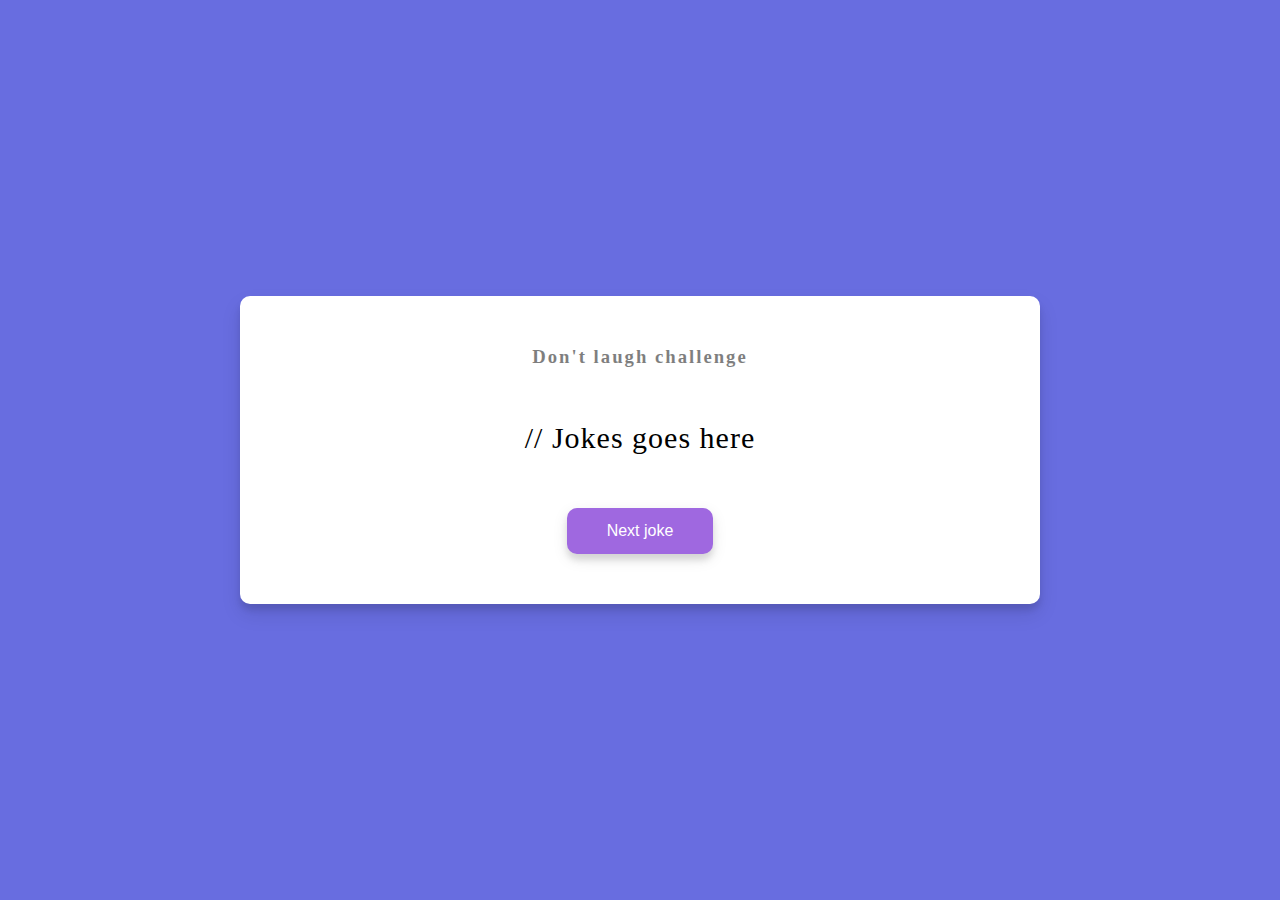
<file: Dad Jokes/index.html>
<!DOCTYPE html>
<html lang="en">
    <head>
        <meta charset="UTF-8">
        <meta http-equiv="X-UA-Compatible" content="IE=edge">
        <meta name="viewport" content="width=device-width, initial-scale=1.0">
        <link rel="stylesheet" href="style.css">
        <title>Dad Jokes</title>
    </head>
    <body>
        <div class="container">
            <h3>Don't laugh challenge</h3>
            <div class="joke" id="joke">
                // Jokes goes here
            </div>
            <button id="jokebtn" class="btn">Next joke</button>
        </div>
        <script src="script.js"></script>
    </body>
</html>
</file>
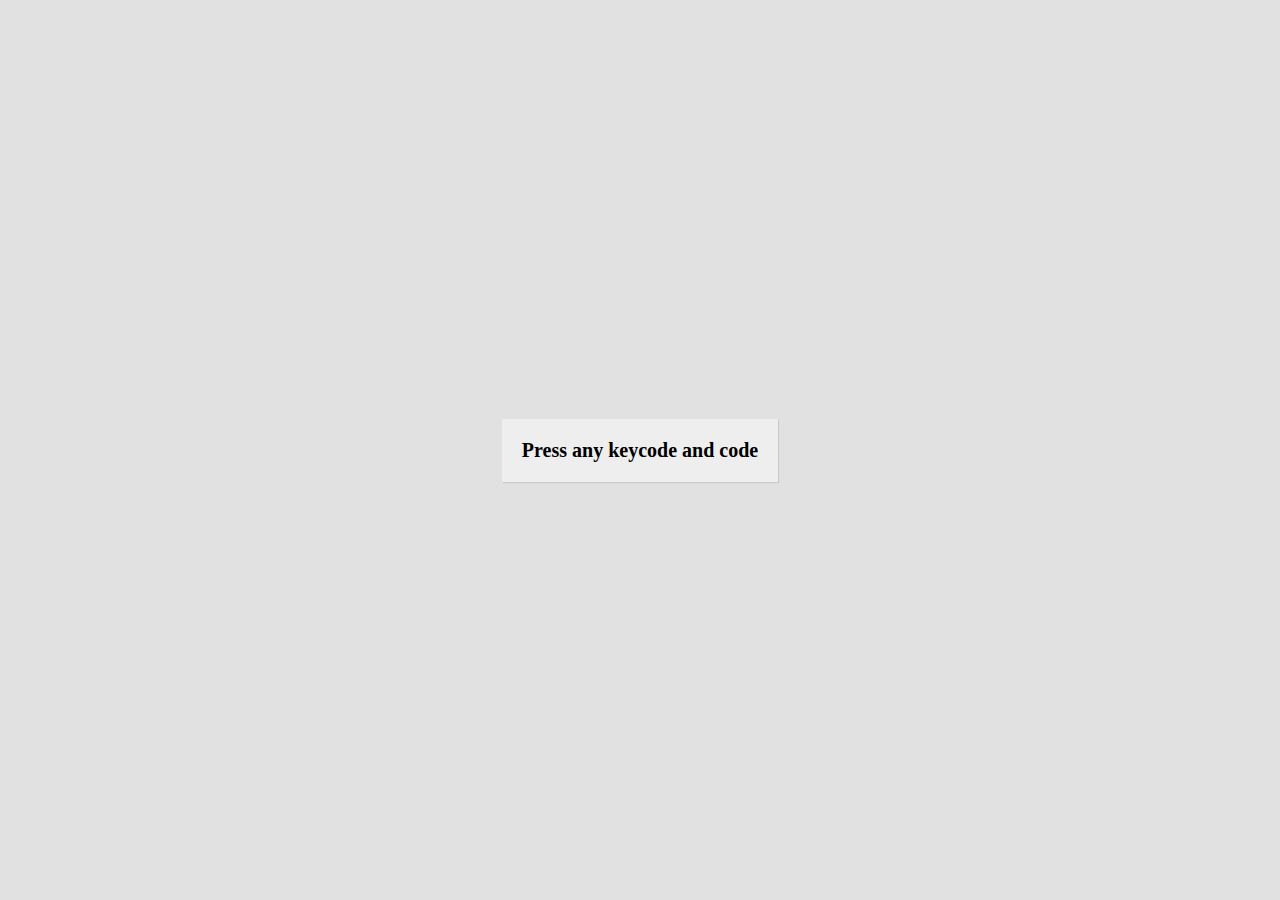
<file: Event Keycodes/index.html>
<!DOCTYPE html>
<html lang="en">
    <head>
        <meta charset="UTF-8">
        <meta http-equiv="X-UA-Compatible" content="IE=edge">
        <meta name="viewport" content="width=device-width, initial-scale=1.0">
        <link rel="stylesheet" href="style.css">
        <title>Event Keycodes</title>
    </head>
    <body>
        <div id="insert">
            <div class="key">
                Press any keycode and code
            </div>
        </div>
        <script src="script.js"></script>
    </body>
</html>
</file>
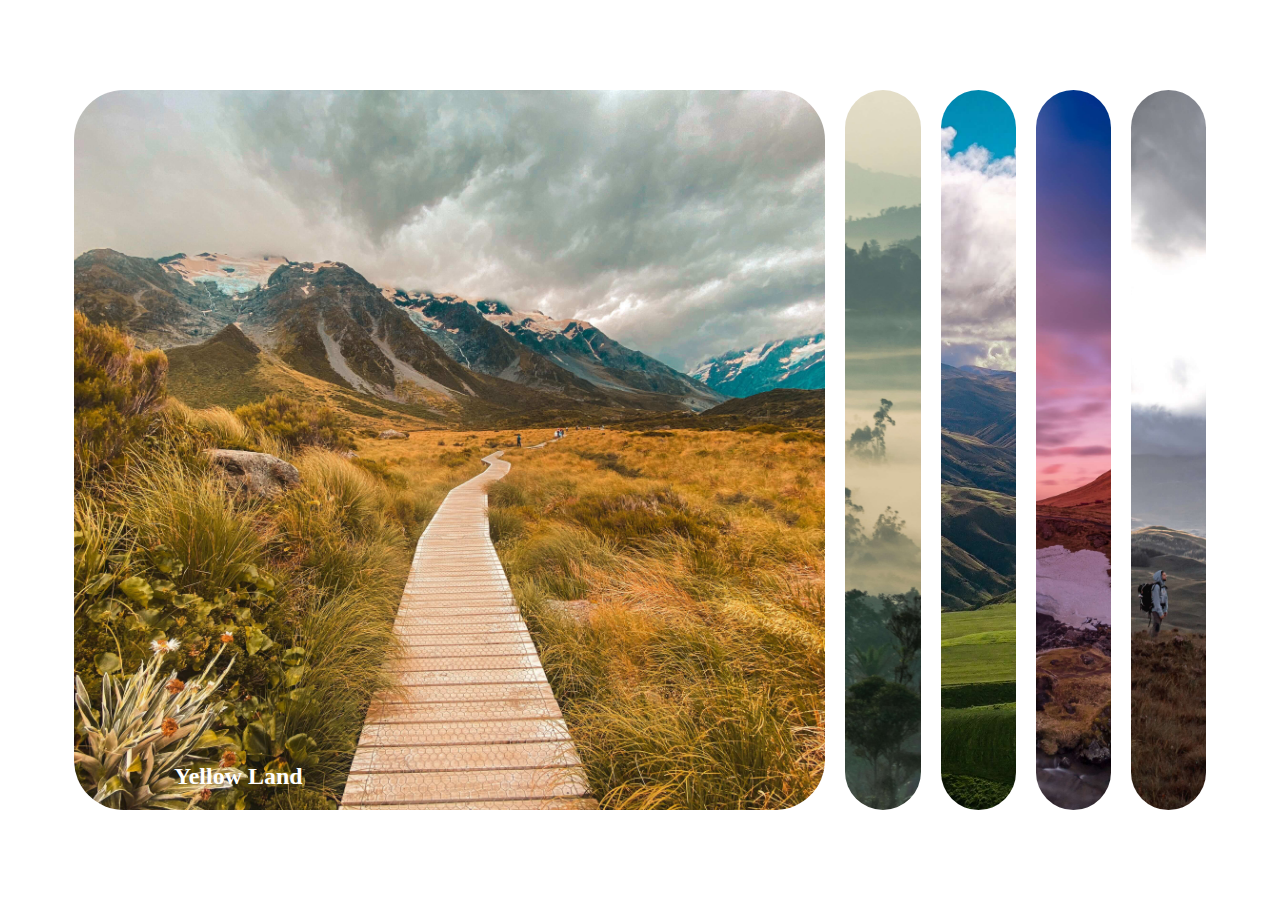
<file: Expanding cards/index.html>
<!DOCTYPE html>
<html lang="en">
    <head>
        <meta charset="UTF-8">
        <meta http-equiv="X-UA-Compatible" content="IE=edge">
        <meta name="viewport" content="width=device-width, initial-scale=1.0">
        <link rel="stylesheet" href="style.css">
        <title>Expanding cards</title>
    </head>
    <body>
        <div class="container">
            <div class="panel active panel--1">
                <h3 class="heading">Yellow Land</h3>
            </div>
            <div class="panel panel--2">
                <h3 class="heading">Foggy Forest</h3>
            </div>
            <div class="panel panel--3">
                <h3 class="heading">Green Land</h3>
            </div>
            <div class="panel panel--4">
                <h3 class="heading">Sunset on the mountain</h3>
            </div>
            <div class="panel panel--5">
                <h3 class="heading">Lone Traveller</h3>
            </div>
        </div>
        <script src="script.js"></script>
    </body>
</html>
</file>
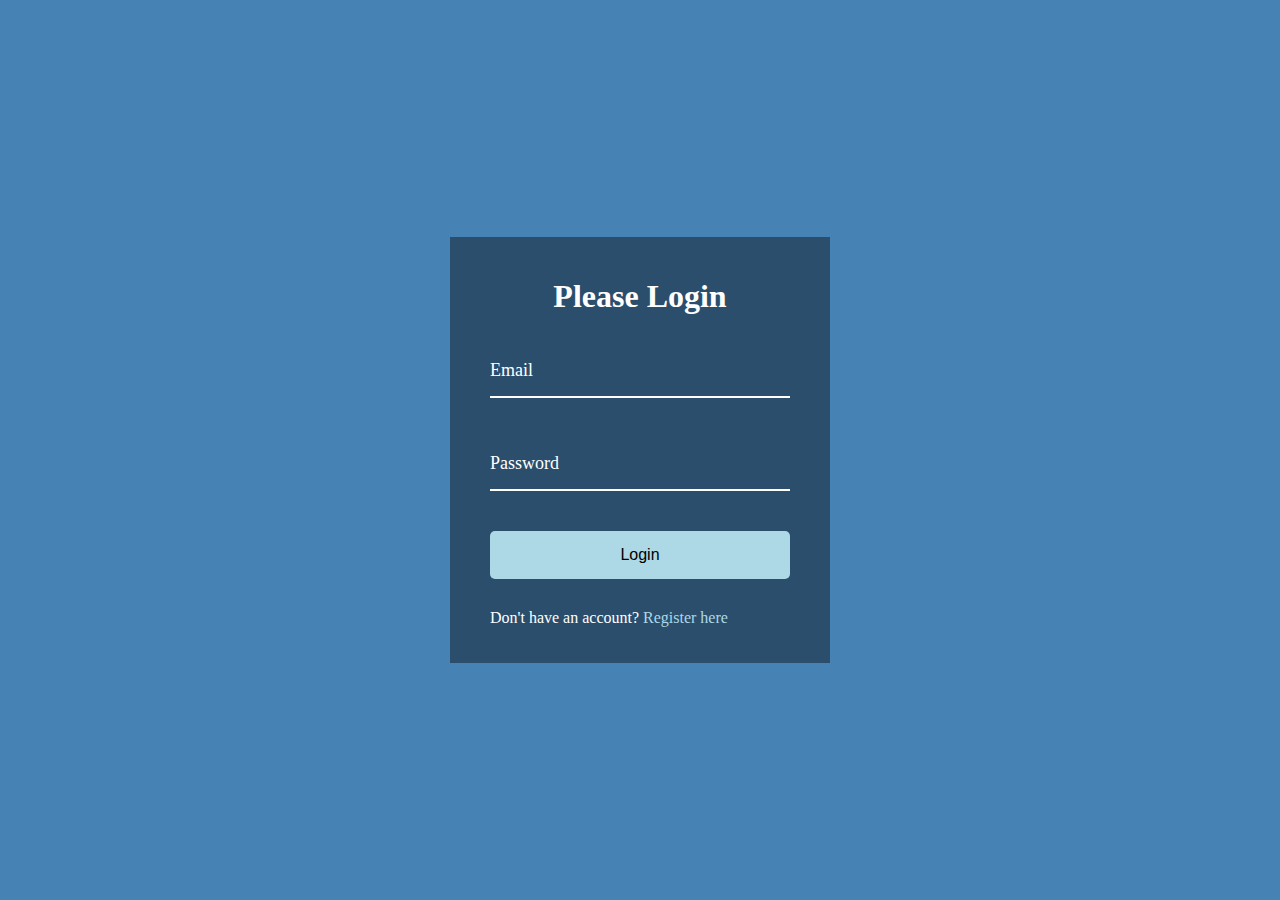
<file: Form Wave Animation/index.html>
<!DOCTYPE html>
<html lang="en">
    <head>
        <meta charset="UTF-8">
        <meta http-equiv="X-UA-Compatible" content="IE=edge">
        <meta name="viewport" content="width=device-width, initial-scale=1.0">
        <link rel="stylesheet" href="style.css">
        <title>Form Wave Amimation</title>
    </head>
    <body>
        <div class="container">
            <h1>Please Login</h1>
            <form>
                <div class="form-control">
                    <input type="email" required>
                    <label class="label">Email</label>
                </div>
                <div class="form-control">
                    <input type="password" required>
                    <label class="label">Password</label>
                </div>
                <button class="btn">Login</button>
                <p class="text">
                    Don't have an account?
                    <a href="#">Register here</a>
                </p>
            </form>
        </div>
        <script src="script.js"></script>
    </body>
</html>
</file>
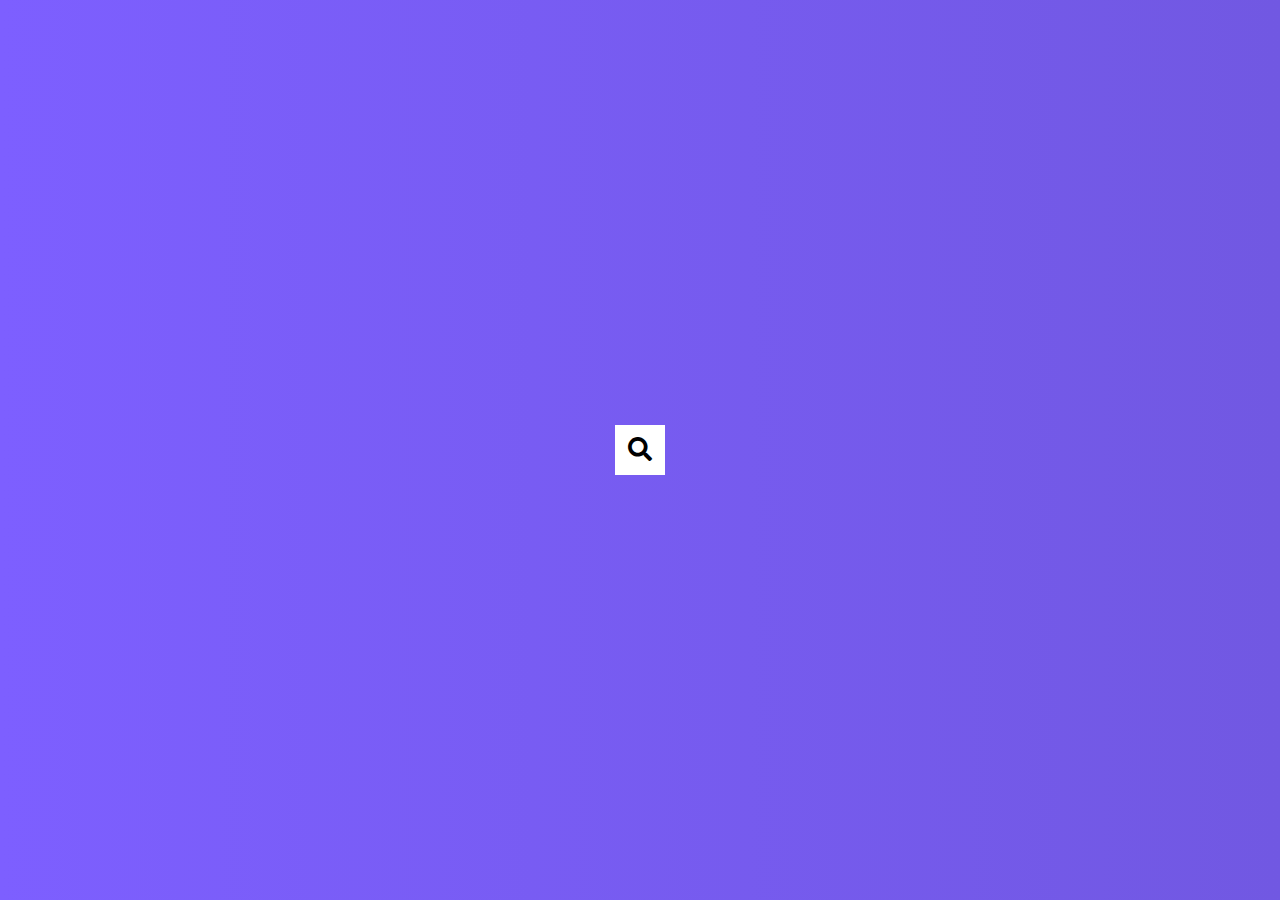
<file: Hidden search widget/index.html>
<!DOCTYPE html>
<html lang="en">
    <head>
        <meta charset="UTF-8">
        <meta http-equiv="X-UA-Compatible" content="IE=edge">
        <meta name="viewport" content="width=device-width, initial-scale=1.0">
        <link rel="stylesheet" href="https://cdnjs.cloudflare.com/ajax/libs/font-awesome/5.15.3/css/all.min.css">
        <link rel="stylesheet" href="style.css">
        <title>Document</title>
    </head>
    <body>
        <div class="search">
            <input type="text" class="input" placeholder="Search...">
            <button class="btn">
                <i class="fas fa-search"></i>
            </button>
        </div>
        <script src="script.js"></script>
    </body>
</html>
</file>
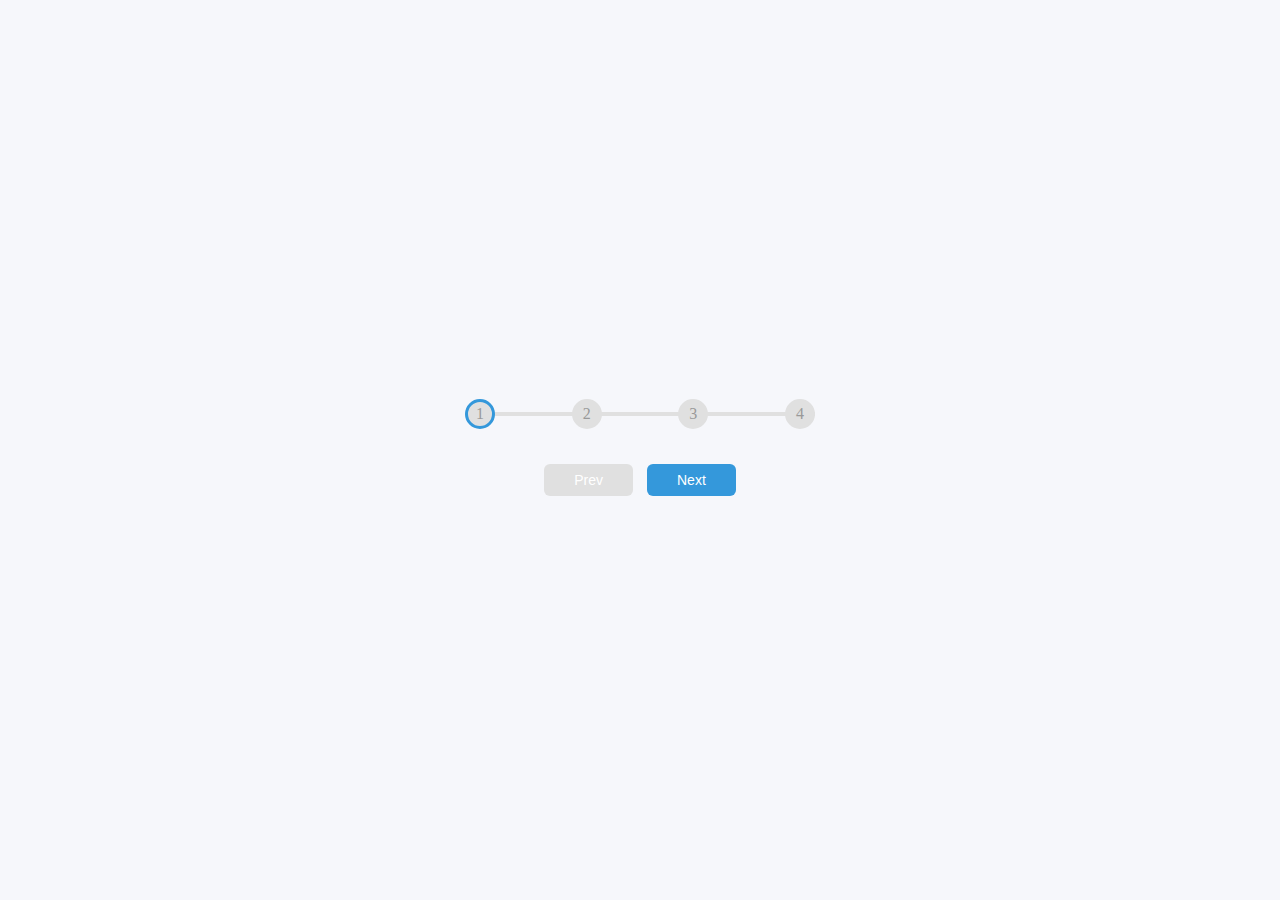
<file: Progress steps/index.html>
<!DOCTYPE html>
<html lang="en">
    <head>
        <meta charset="UTF-8">
        <meta http-equiv="X-UA-Compatible" content="IE=edge">
        <meta name="viewport" content="width=device-width, initial-scale=1.0">
        <link rel="stylesheet" href="style.css">
        <title>Progress Steps</title>
    </head>
    <body>
        <div class="container">
            <div class="progress-container">
                <div class="progress" id="progress"></div>
                <div class="circle active">1</div>
                <div class="circle">2</div>
                <div class="circle">3</div>
                <div class="circle">4</div>
            </div>
            <button class="btn" id="prev" disabled>Prev</button>
            <button class="btn" id="next">Next</button>
        </div>
        <script src="script.js"></script>
    </body>
</html>
</file>
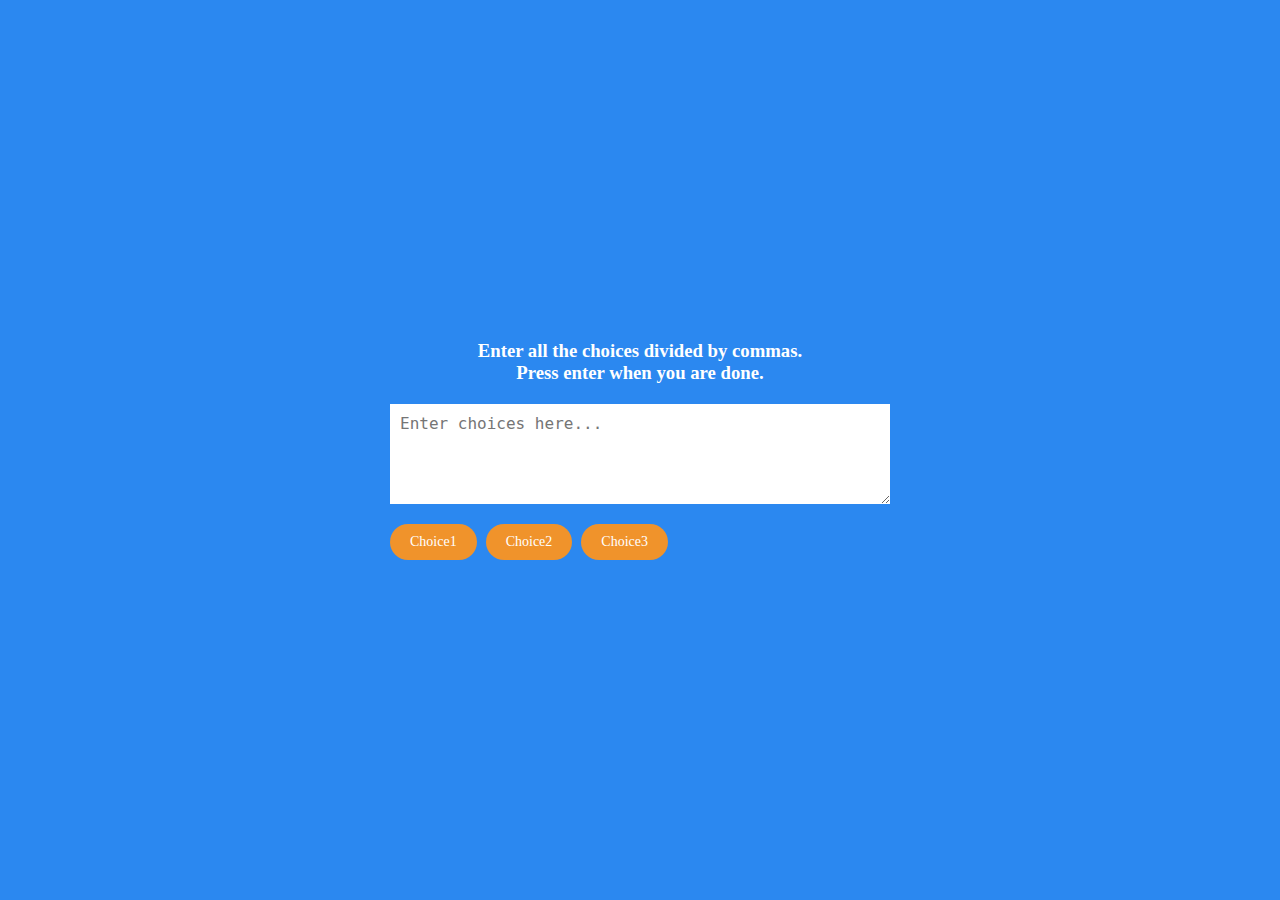
<file: Random Choice Picker/index.html>
<!DOCTYPE html>
<html lang="en">
    <head>
        <meta charset="UTF-8">
        <meta http-equiv="X-UA-Compatible" content="IE=edge">
        <meta name="viewport" content="width=device-width, initial-scale=1.0">
        <link rel="stylesheet" href="style.css">
        <title>Random Choice Picker</title>
    </head>
    <body>
        <div class="container">
            <h3>
                Enter all the choices divided by commas.
                <br>
                Press enter when you are done.
            </h3>
            <textarea placeholder="Enter choices here..." id="textarea"></textarea>
            <div id="tags">
                <span class="tag">Choice1</span>
                <span class="tag">Choice2</span>
                <span class="tag">Choice3</span>
            </div>
        </div>
        <script src="script.js"></script>
    </body>
</html>
</file>
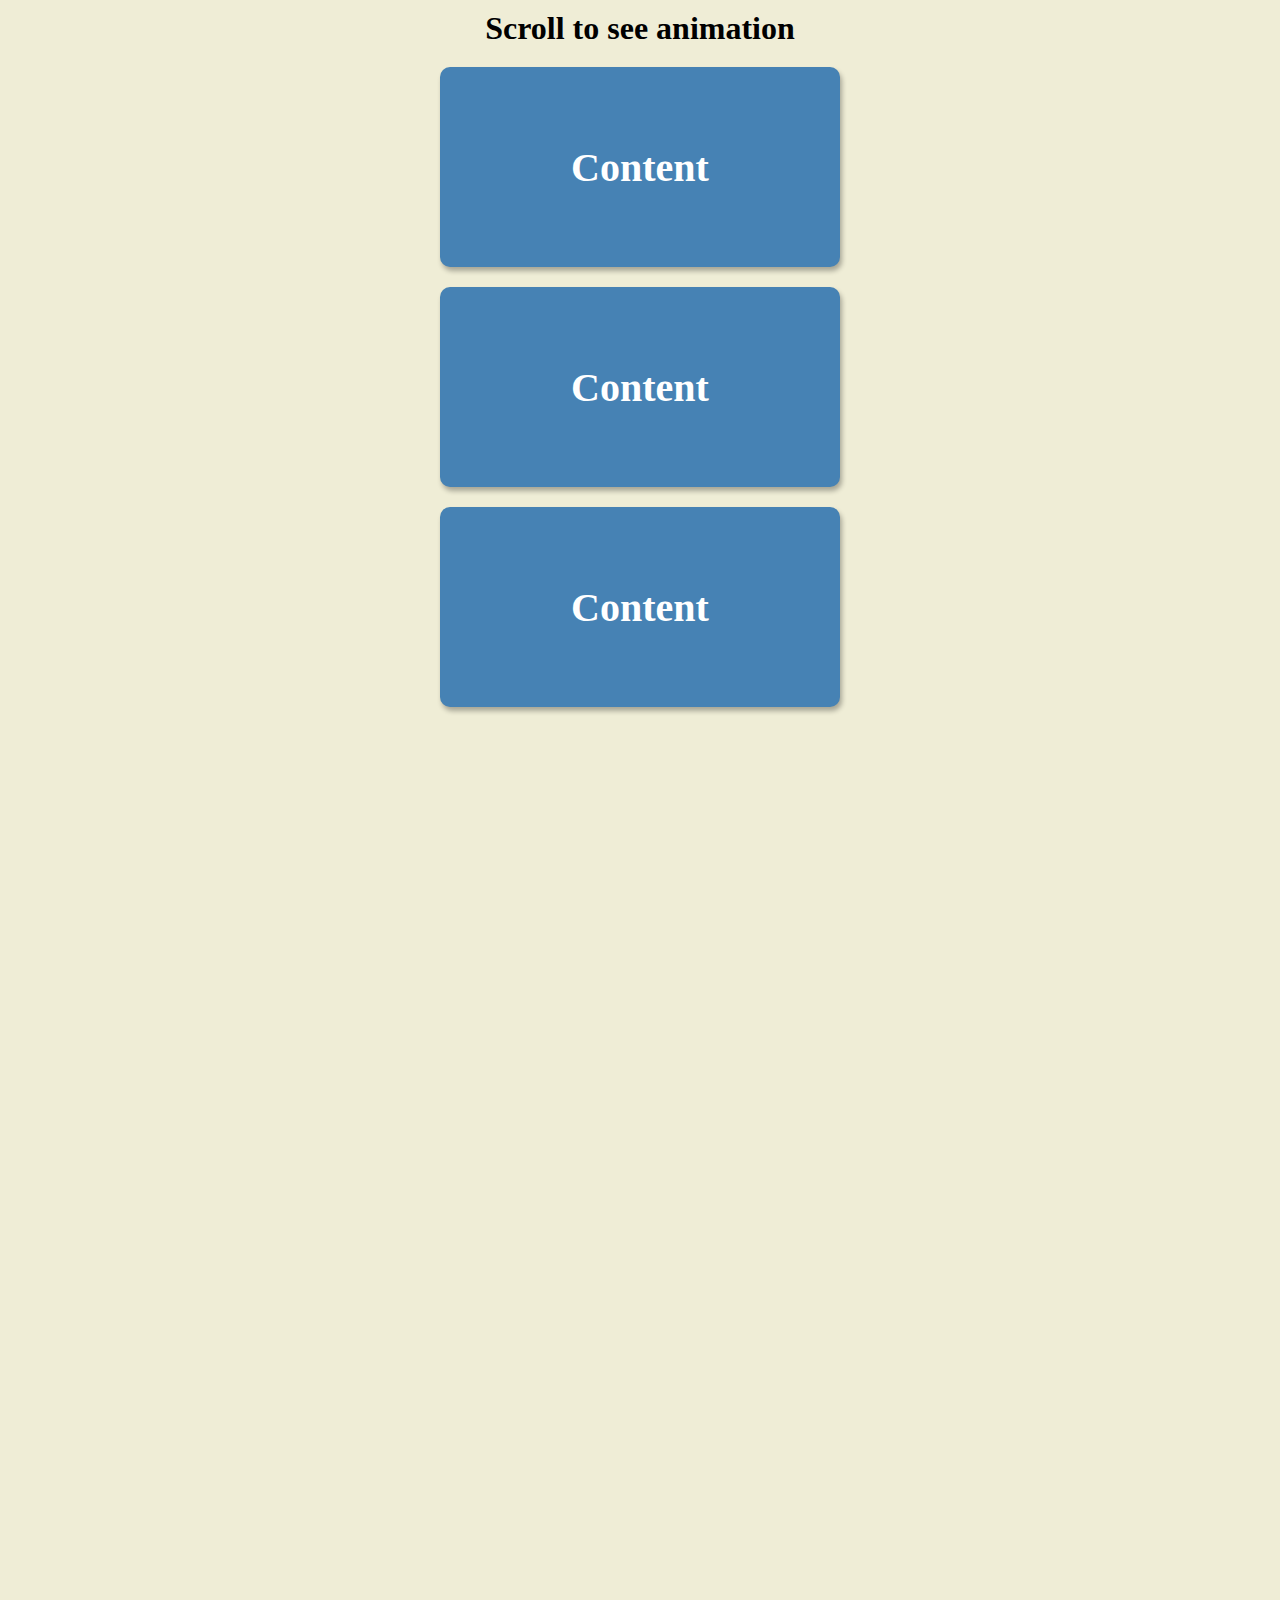
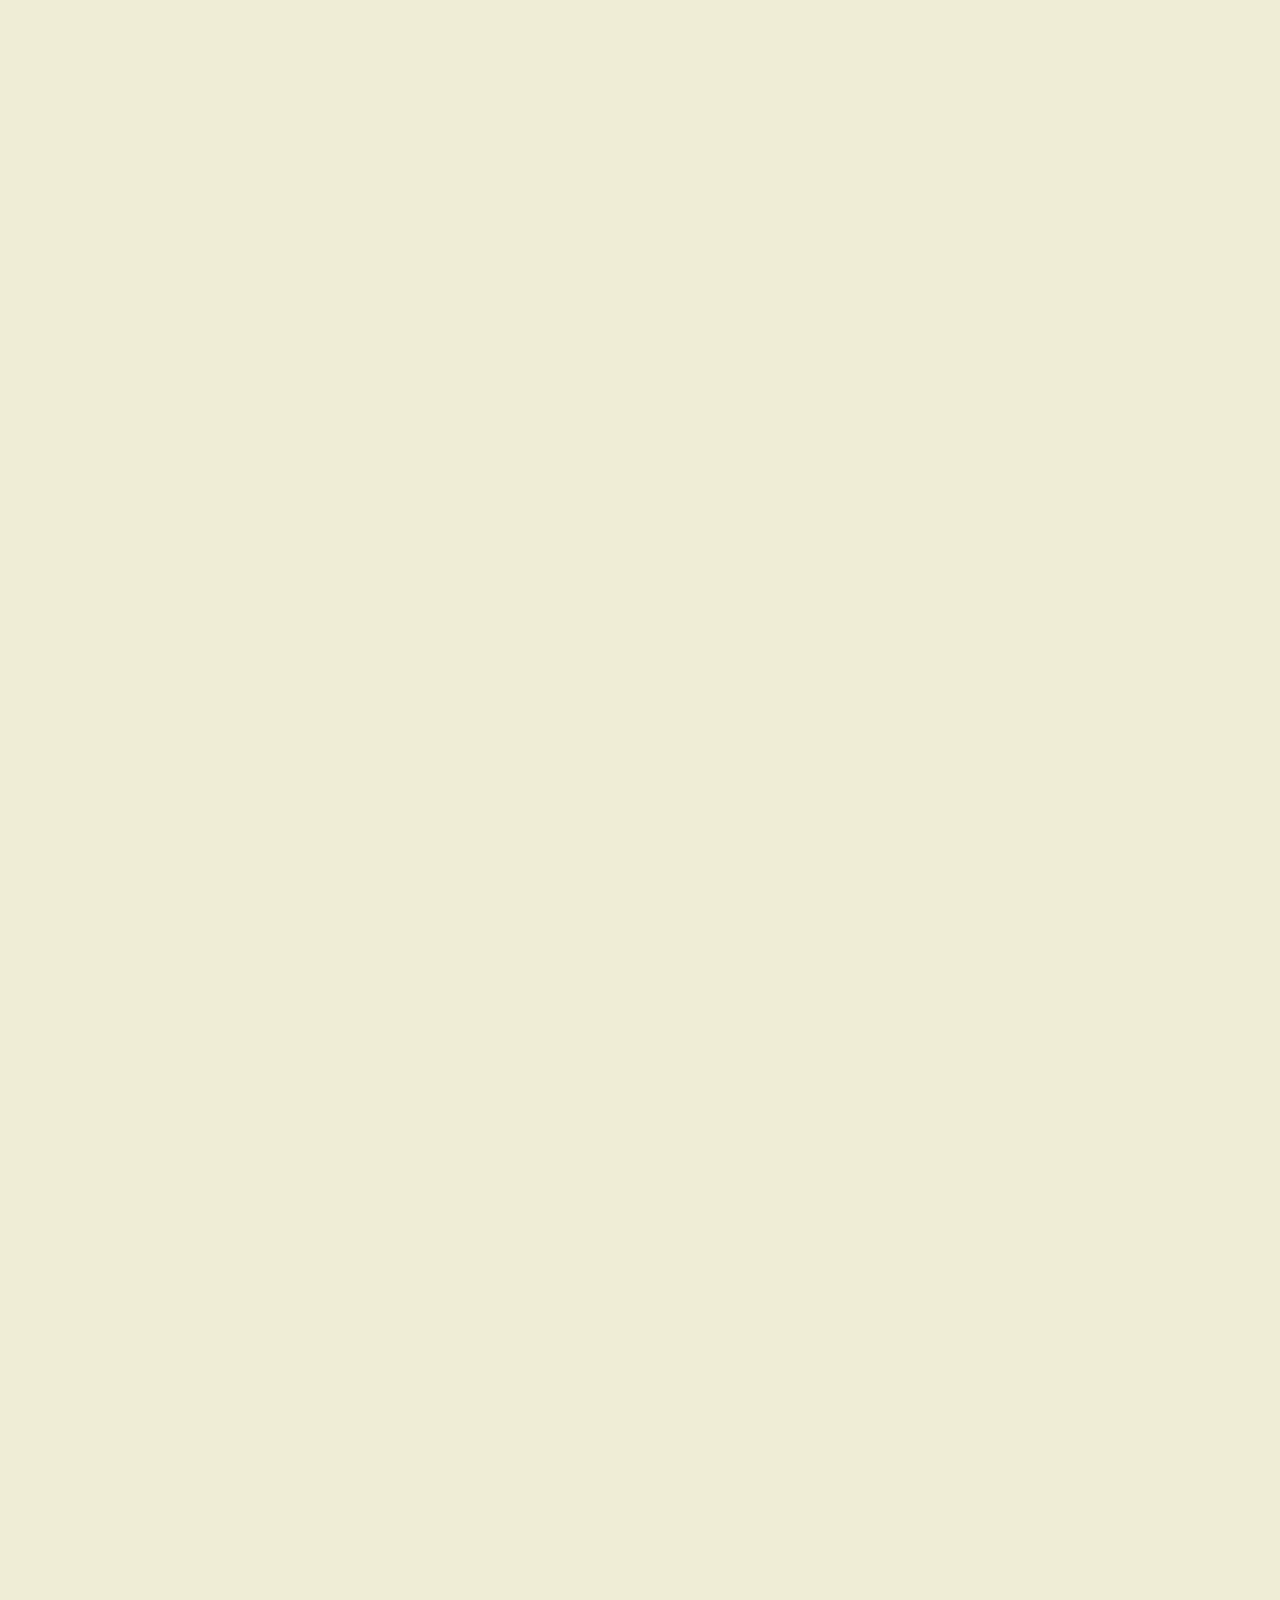
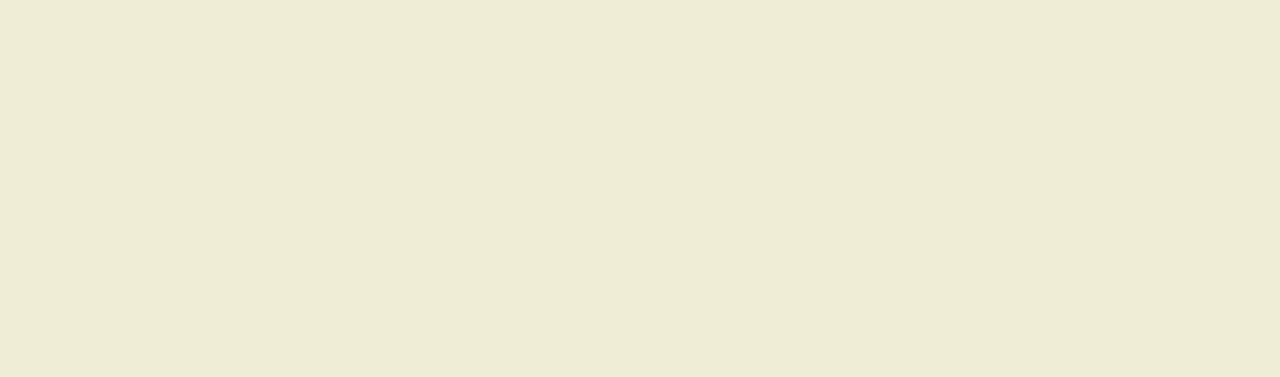
<file: Scroll Animation/index.html>
<!DOCTYPE html>
<html lang="en">
    <head>
        <meta charset="UTF-8">
        <meta http-equiv="X-UA-Compatible" content="IE=edge">
        <meta name="viewport" content="width=device-width, initial-scale=1.0">
        <link rel="stylesheet" href="style.css">
        <title>Scroll Animation</title>
    </head>
    <body>
        <h1 class="heading-primary">Scroll to see animation</h1>
        <div class="box">
            <h2>Content</h2>
        </div>
        <div class="box">
            <h2>Content</h2>
        </div>
        <div class="box">
            <h2>Content</h2>
        </div>
        <div class="box">
            <h2>Content</h2>
        </div>
        <div class="box">
            <h2>Content</h2>
        </div>
        <div class="box">
            <h2>Content</h2>
        </div>
        <div class="box">
            <h2>Content</h2>
        </div>
        <div class="box">
            <h2>Content</h2>
        </div>
        <div class="box">
            <h2>Content</h2>
        </div>
        <div class="box">
            <h2>Content</h2>
        </div>
        <div class="box">
            <h2>Content</h2>
        </div>
        <div class="box">
            <h2>Content</h2>
        </div>
        <div class="box">
            <h2>Content</h2>
        </div>
        <div class="box">
            <h2>Content</h2>
        </div>
        <div class="box">
            <h2>Content</h2>
        </div>
        <div class="box show">
            <h2>Content</h2>
        </div>
        <script src="script.js"></script>
    </body>
</html>
</file>
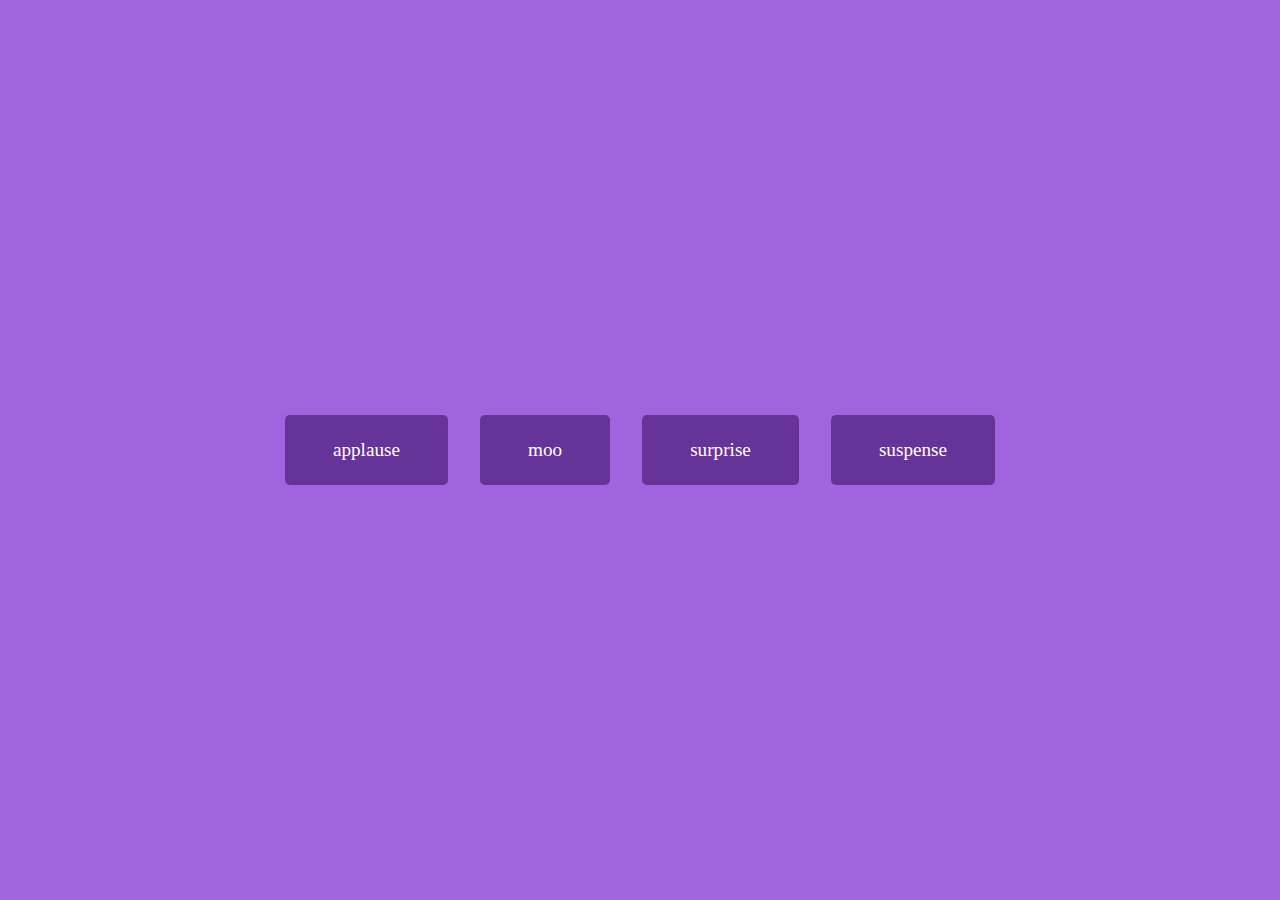
<file: Sound Board/index.html>
<!DOCTYPE html>
<html lang="en">
    <head>
        <meta charset="UTF-8">
        <meta http-equiv="X-UA-Compatible" content="IE=edge">
        <meta name="viewport" content="width=device-width, initial-scale=1.0">
        <link rel="stylesheet" href="style.css">
        <title>Sound Board</title>
    </head>
    <body>
        <audio id="applause" src="./sound/applause.mp3"></audio>
        <audio id="moo" src="./sound/moo.mp3"></audio>
        <audio id="surprise" src="./sound/surprise.mp3"></audio>
        <audio id="suspense" src="./sound/suspense.mp3"></audio>
        <div id="buttons"></div>
        <script src="script.js"></script>
    </body>
</html>
</file>
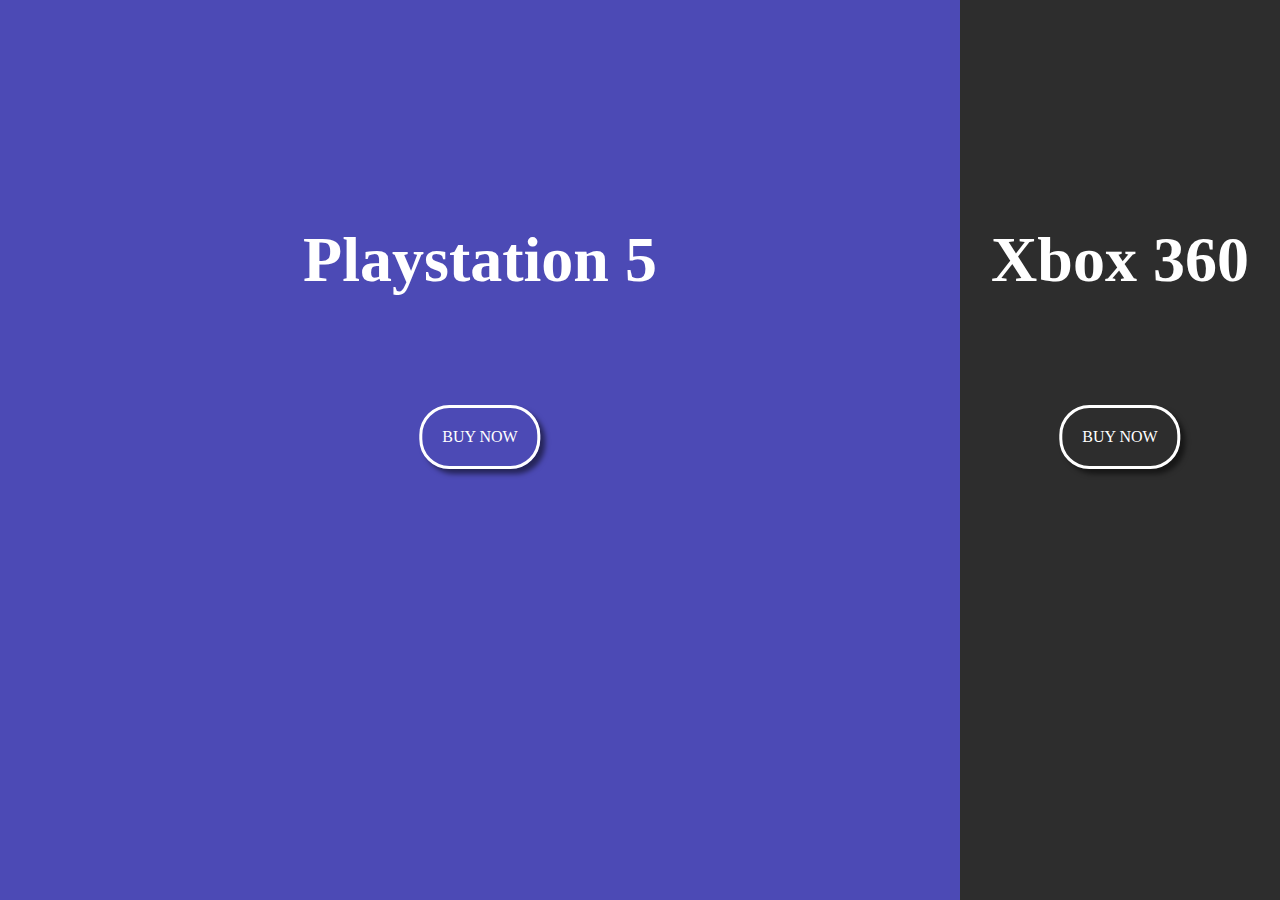
<file: Spilt Landing Page/index.html>
<!DOCTYPE html>
<html lang="en">
    <head>
        <meta charset="UTF-8">
        <meta http-equiv="X-UA-Compatible" content="IE=edge">
        <meta name="viewport" content="width=device-width, initial-scale=1.0">
        <link rel="stylesheet" href="style.css">
        <title>Split Landing Page</title>
    </head>
    <body>
        <div class="container">
            <div class="split left">
                <h1>Playstation 5</h1>
                <a href="#" class="btn btn--left">Buy now</a>
            </div>
            <div class="split right">
                <h1>Xbox 360</h1>
                <a href="#" class="btn btn--right">Buy now</a>
            </div>
        </div>
        <script src="script.js"></script>
    </body>
</html>
</file>
<file: Dad Jokes/style.css>
* {
  box-sizing: border-box;
}
body {
  background-color: #686de0;
  display: flex;
  flex-direction: column;
  justify-content: center;
  align-items: center;
  margin: 0;
  height: 100vh;
  overflow: hidden;
  padding: 20px;
}
.container {
  background-color: #fff;
  border-radius: 10px;
  box-shadow: 0 10px 20px rgba(0, 0, 0, 0.1), 0 6px 6px rgba(0, 0, 0, 0.1);
  padding: 50px 20px;
  text-align: center;
  max-width: 100%;
  width: 800px;
}
h3 {
  margin: 0;
  opacity: 0.5;
  letter-spacing: 2px;
}
.joke {
  font-size: 30px;
  letter-spacing: 1px;
  line-height: 40px;
  margin: 50px auto;
  max-width: 600px;
}
.btn {
  background-color: #9f68e0;
  color: #fff;
  border: 0;
  border-radius: 10px;
  box-shadow: 0 5px 15px rgba(0, 0, 0, 0.1), 0 6px 6px rgba(0, 0, 0, 0.1);
  padding: 14px 40px;
  font-size: 16px;
  cursor: pointer;
  transition: transform 0.4s;
}
.btn:focus {
  outline: none;
}
.btn:hover {
  transform: scale(1.3);
}
.btn:active {
  transform: scale(1);
}
</file>
<file: Event Keycodes/style.css>
* {
  box-sizing: border-box;
}
body {
  background-color: #e1e1e1;
  display: flex;
  flex-direction: column;
  justify-content: center;
  align-items: center;
  height: 100vh;
  overflow: hidden;
  margin: 0;
}
.key {
  background-color: #eee;
  box-shadow: 1px 1px 1px rgba(0, 0, 0, 0.1);
  display: inline-flex;
  align-items: center;
  font-size: 20px;
  font-weight: bold;
  padding: 20px;
  flex-direction: column;
  margin: 10px;
  min-width: 150px;
  position: relative;
}
.key small {
  position: absolute;
  top: -24px;
  left: 0;
  text-align: center;
  width: 100%;
  color: #555;
  font-size: 14px;
}
</file>
<file: Expanding cards/style.css>
* {
  box-sizing: border-box;
}
body {
  display: flex;
  align-items: center;
  justify-content: center;
  height: 100vh;
  overflow: hidden;
  margin: 0;
}
.container {
  display: flex;
  width: 90vw;
  overflow: hidden;
}

.panel {
  background-size: auto 100%;
  background-position: center;
  background-repeat: no-repeat;
  height: 80vh;
  border-radius: 50px;
  color: #fff;
  cursor: pointer;
  flex: 0.5;
  margin: 10px;
  position: relative;
  transition: flex 0.7s ease-in;
}
.panel h3 {
  font-size: 24px;
  position: absolute;
  bottom: 20px;
  left: 100px;
  margin: 0;
  opacity: 0;
}
.panel--1 {
  background-image: url("./images/diego-gutierrez-SD8ULgflt8g-unsplash.jpg");
}
.panel--2 {
  background-image: url("./images/edouard-tamba-9ZFn__BKP_s-unsplash.jpg");
}
.panel--3 {
  background-image: url("./images/hossein-rezaei-dw_Gd-PSczk-unsplash.jpg");
}
.panel--4 {
  background-image: url("./images/ken-cheung-gd9wFL4gcWQ-unsplash.jpg");
}
.panel--5 {
  background-image: url("./images/milo-weiler-MqK33RaAPuY-unsplash.jpg");
}
.panel.active {
  flex: 5;
}
.panel.active h3 {
  opacity: 1;
  transition: opacity 0.3s ease-in 0.4s;
}
</file>
<file: Form Wave Animation/style.css>
* {
  box-sizing: border-box;
}
body {
  background-color: steelblue;
  color: #fff;
  display: flex;
  flex-direction: column;
  justify-content: center;
  align-items: center;
  height: 100vh;
  overflow: hidden;
  margin: 0;
}
.container {
  background-color: rgba(0, 0, 0, 0.4);
  padding: 20px 40px;
}
.container h1 {
  text-align: center;
  margin-bottom: 30px;
}
.container a {
  text-decoration: none;
  color: lightblue;
}
.form-control {
  position: relative;
  margin: 20px 0 40px;
  width: 300px;
}
.form-control input {
  background-color: transparent;
  border: 0;
  border-bottom: 2px solid #fff;
  display: block;
  width: 100%;
  padding: 15px 0;
  font-size: 18px;
  color: #fff;
}
.form-control input:focus,
.form-control input:valid {
  outline: none;
  border-bottom-color: lightblue;
}
.text {
  margin-top: 30px;
}
.btn {
  cursor: pointer;
  display: inline-block;
  width: 100%;
  background: lightblue;
  padding: 15px;
  font-size: 16px;
  border: 0;
  border-radius: 5px;
  transition: transform 0.4s;
}
.btn:focus {
  outline: none;
}
.btn:active {
  transform: scale(0.98);
}
.label {
  position: absolute;
  top: 15px;
  left: 0;
}
.label span {
  display: inline-block;
  font-size: 18px;
  min-height: 5px;
  transition: 0.3s cubic-bezier(0.68, -0.55, 0.265, 1.55);
}
.form-control input:focus + label span,
.form-control input:valid + label span {
  color: lightblue;
  transform: translateY(-30px);
}
</file>
<file: Hidden search widget/style.css>
* {
  box-sizing: border-box;
}
body {
  background-image: linear-gradient(90deg, #7d5fff, #7158e2);
  display: flex;
  align-items: center;
  justify-content: center;
  height: 100vh;
  overflow: hidden;
  margin: 0;
}
.search {
  position: relative;
  height: 50px;
}
.input {
  background-color: #fff;
  border: 0;
  font-size: 18px;
  padding: 15px;
  height: 50px;
  width: 50px;
  transition: width 0.3s ease;
}
.input:focus,
.btn:focus {
  outline: none;
}
.btn {
  background-color: #fff;
  border: 0;
  position: absolute;
  top: 0;
  left: 0;
  font-size: 24px;
  height: 50px;
  width: 50px;
  transition: transform 0.3s ease;
  cursor: pointer;
}
.search.active .input {
  width: 200px;
}
.search.active .btn {
  transform: translateX(198px);
}
</file>
<file: Progress steps/style.css>
:root {
  --line-border-fill: #3498db;
  --line-border-empty: #e0e0e0;
}

* {
  box-sizing: border-box;
}

body {
  background-color: #f6f7fb;
  display: flex;
  align-items: center;
  justify-content: center;
  height: 100vh;
  overflow: hidden;
  margin: 0;
}
.container {
  text-align: center;
}
.progress-container {
  display: flex;
  justify-content: space-between;
  position: relative;
  margin-bottom: 30px;
  max-width: 100%;
  width: 350px;
}
.progress-container::before {
  content: "";
  background-color: var(--line-border-empty);
  position: absolute;
  top: 50%;
  left: 0;
  transform: translateY(-50%);
  height: 4px;
  width: 100%;
  z-index: -1;
}
.progress {
  background-color: var(--line-border-fill);
  position: absolute;
  top: 50%;
  left: 0;
  transform: translateY(-50%);
  height: 4px;
  width: 0%;
  z-index: -1;
  transition: 0.4s ease;
}
.circle {
  background: var(--line-border-empty);
  color: #999;
  border-radius: 50%;
  height: 30px;
  width: 30px;
  display: flex;
  align-items: center;
  justify-content: center;
  border: 3px solid #e0e0e0;
  transition: 0.4s ease;
}
.active {
  border-color: var(--line-border-fill);
}
.btn {
  background-color: var(--line-border-fill);
  color: #fff;
  border: 0;
  border-radius: 6px;
  padding: 8px 30px;
  margin: 5px;
  font-size: 14px;
  cursor: pointer;
  transition: transform 0.4s;
}
.btn:active {
  transform: scale(0.98);
}
.btn:focus {
  outline: none;
}
.btn:disabled {
  background-color: var(--line-border-empty);
  cursor: not-allowed;
}
</file>
<file: Random Choice Picker/style.css>
* {
  box-sizing: border-box;
}
body {
  background-color: #2b88f0;
  display: flex;
  flex-direction: column;
  justify-content: center;
  align-items: center;
  margin: 0;
  overflow: hidden;
  height: 100vh;
}
h3 {
  color: #fff;
  margin: 10px 0 20px;
  text-align: center;
}
.container {
  width: 500px;
}
textarea {
  border: none;
  display: block;
  width: 100%;
  height: 100px;
  font-size: 16px;
  padding: 10px;
  margin: 0 0 20px;
}
textarea:focus {
  outline: none;
}
.tag {
  background-color: #f0932b;
  color: #fff;
  border-radius: 50px;
  padding: 10px 20px;
  margin: 0 5px 10px 0;
  font-size: 14px;
  display: inline-block;
}
.highlight {
  background-color: #273c75;
}
</file>
<file: Scroll Animation/style.css>
* {
  box-sizing: border-box;
}
body {
  background-color: #efedd6;
  display: flex;
  flex-direction: column;
  justify-content: center;
  align-items: center;
  overflow-x: hidden;
  margin: 0;
}
.heading-primary {
  margin: 10px;
}
.box {
  background-color: steelblue;
  color: #fff;
  display: flex;
  justify-content: center;
  align-items: center;
  width: 400px;
  height: 200px;
  margin: 10px;
  border-radius: 10px;
  box-shadow: 2px 4px 5px rgba(0, 0, 0, 0.3);
  transform: translateX(400%);
  transition: transform 0.4s ease;
}
.box:nth-of-type(even) {
  transform: translateX(-400%);
}
.box.show {
  transform: translateX(0);
}
h2 {
  font-size: 40px;
}
</file>
<file: Sound Board/style.css>
* {
  box-sizing: border-box;
}

body {
  background-color: rgb(161, 100, 223);
  display: flex;
  flex-wrap: wrap;
  justify-content: center;
  align-items: center;
  height: 100vh;
  overflow: hidden;
  margin: 0;
}
.btn {
  background-color: rebeccapurple;
  border-radius: 5px;
  border: none;
  color: #fff;
  margin: 1rem;
  padding: 1.5rem 3rem;
  font-size: 1.2rem;
  font-family: inherit;
  cursor: pointer;
}
.btn:hover {
  opacity: 0.9;
}
.btn:focus {
  outline: none;
}
</file>
<file: Spilt Landing Page/style.css>
:root {
  --left-bg-color: rgba(87, 84, 236, 0.7);
  --right-bg-color: rgba(43, 43, 43, 0.7);
  --left-btn-hover-color: rgba(87, 84, 236, 1);
  --right-btn-hover-color: rgba(28, 122, 28, 1);
  --hover-width: 75%;
  --other-width: 25%;
}

* {
  box-sizing: border-box;
}
body {
  height: 100vh;
  overflow: hidden;
  margin: 0;
}

h1 {
  position: absolute;
  left: 50%;
  top: 20%;
  font-size: 4rem;
  color: #fff;
  transform: translateX(-50%);
  white-space: nowrap;
}
.container {
  position: relative;
  width: 100%;
  height: 100%;
  background-color: #333;
}

.split {
  position: absolute;
  width: 50%;
  height: 100%;
  overflow: hidden;
}
.split.left {
  left: 0;
  background-image: url("https://cdn.vox-cdn.com/thumbor/Vgy3FfpWvBD32CYZrcNq6itGqnw=/1400x1400/filters:format(png)/cdn.vox-cdn.com/uploads/chorus_asset/file/20034840/ishMfuW.png");
  background-repeat: no-repeat;
  background-size: cover;
}
.left::before {
  content: "";
  position: absolute;
  width: 100%;
  height: 100%;
  background-color: var(--left-bg-color);
}
.split.right {
  right: 0;
  background-image: url("https://upload.wikimedia.org/wikipedia/commons/7/76/Xbox-360S-Console-Set.jpg");
  background-repeat: no-repeat;
  background-size: cover;
}
.right::before {
  content: "";
  position: absolute;
  width: 100%;
  height: 100%;
  background-color: var(--right-bg-color);
}
.right,
.left,
.right::before,
.left::before {
  transition: all 100ms ease-in-out;
}
.btn,
.btn:link,
.btn:visited {
  text-decoration: none;
  color: #fff;
  font-size: 1rem;
  position: absolute;
  left: 50%;
  top: 45%;
  transform: translateX(-50%);
  white-space: nowrap;
  display: inline-block;
  text-transform: uppercase;
  padding: 20px;
  border-radius: 30px;
  border: 3px solid #fff;
  text-align: center;
  box-shadow: 5px 5px 5px rgba(1, 1, 1, 0.5);
}
.btn--left:hover {
  background-color: var(--left-btn-hover-color);
  border-color: var(--left-btn-hover-color);
}
.btn--right:hover {
  background-color: var(--right-btn-hover-color);
  border-color: var(--right-btn-hover-color);
}

.hover--left .left {
  width: var(--hover-width);
}
.hover--left .right {
  width: var(--other-width);
}
.hover--right .right {
  width: var(--hover-width);
}
.hover--right .left {
  width: var(--other-width);
}
</file>
